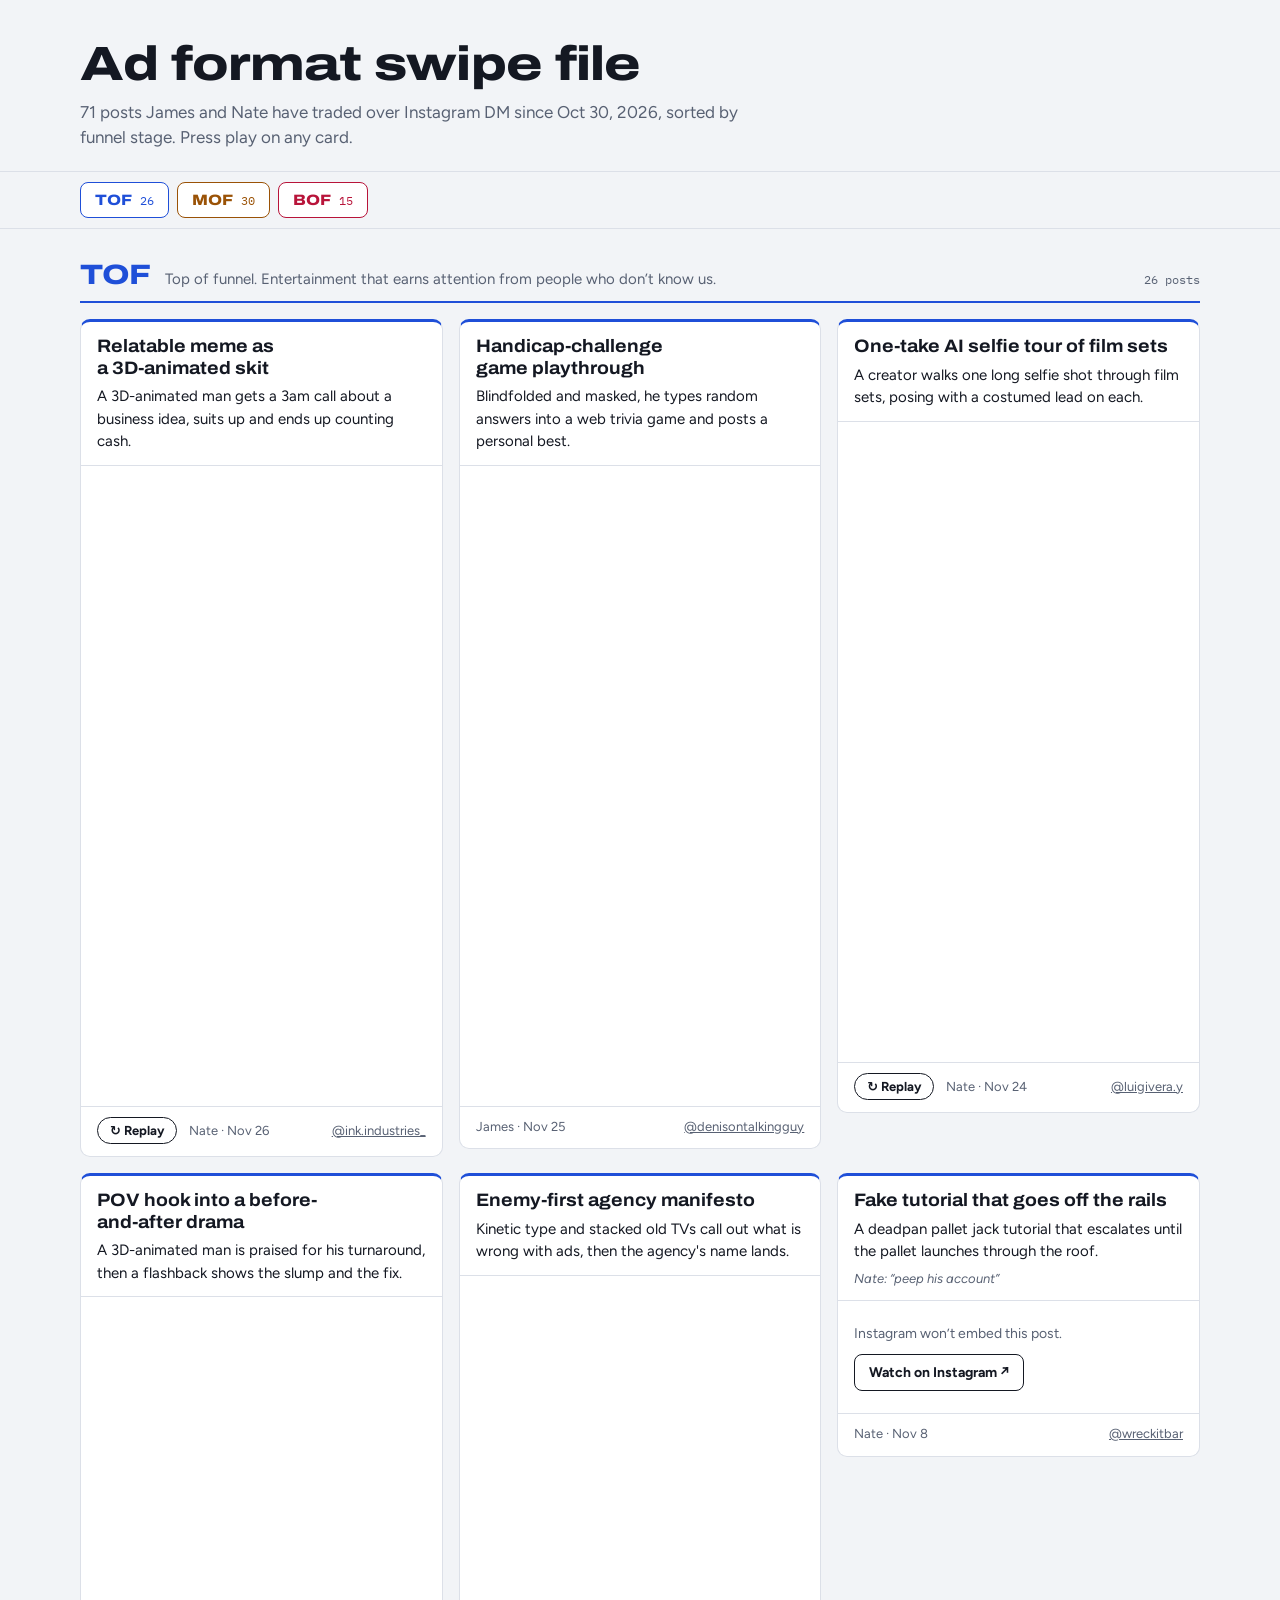
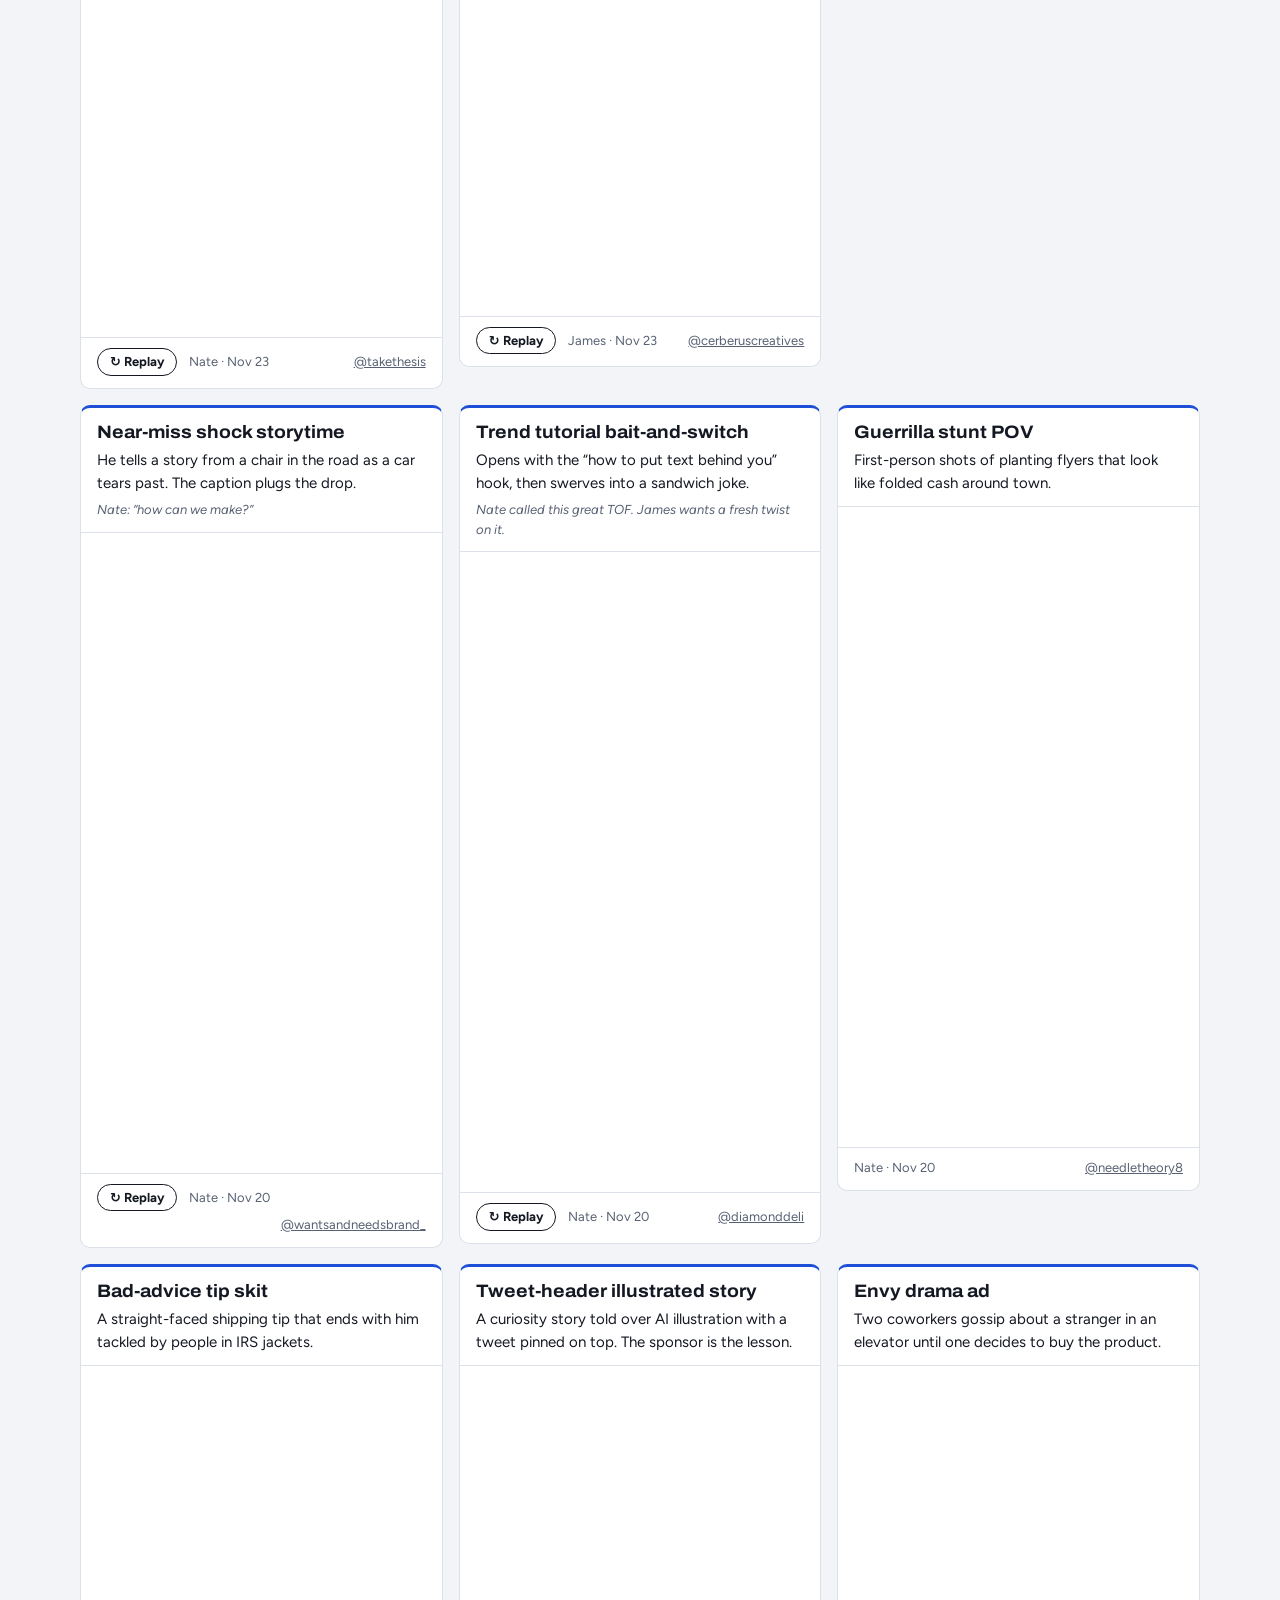
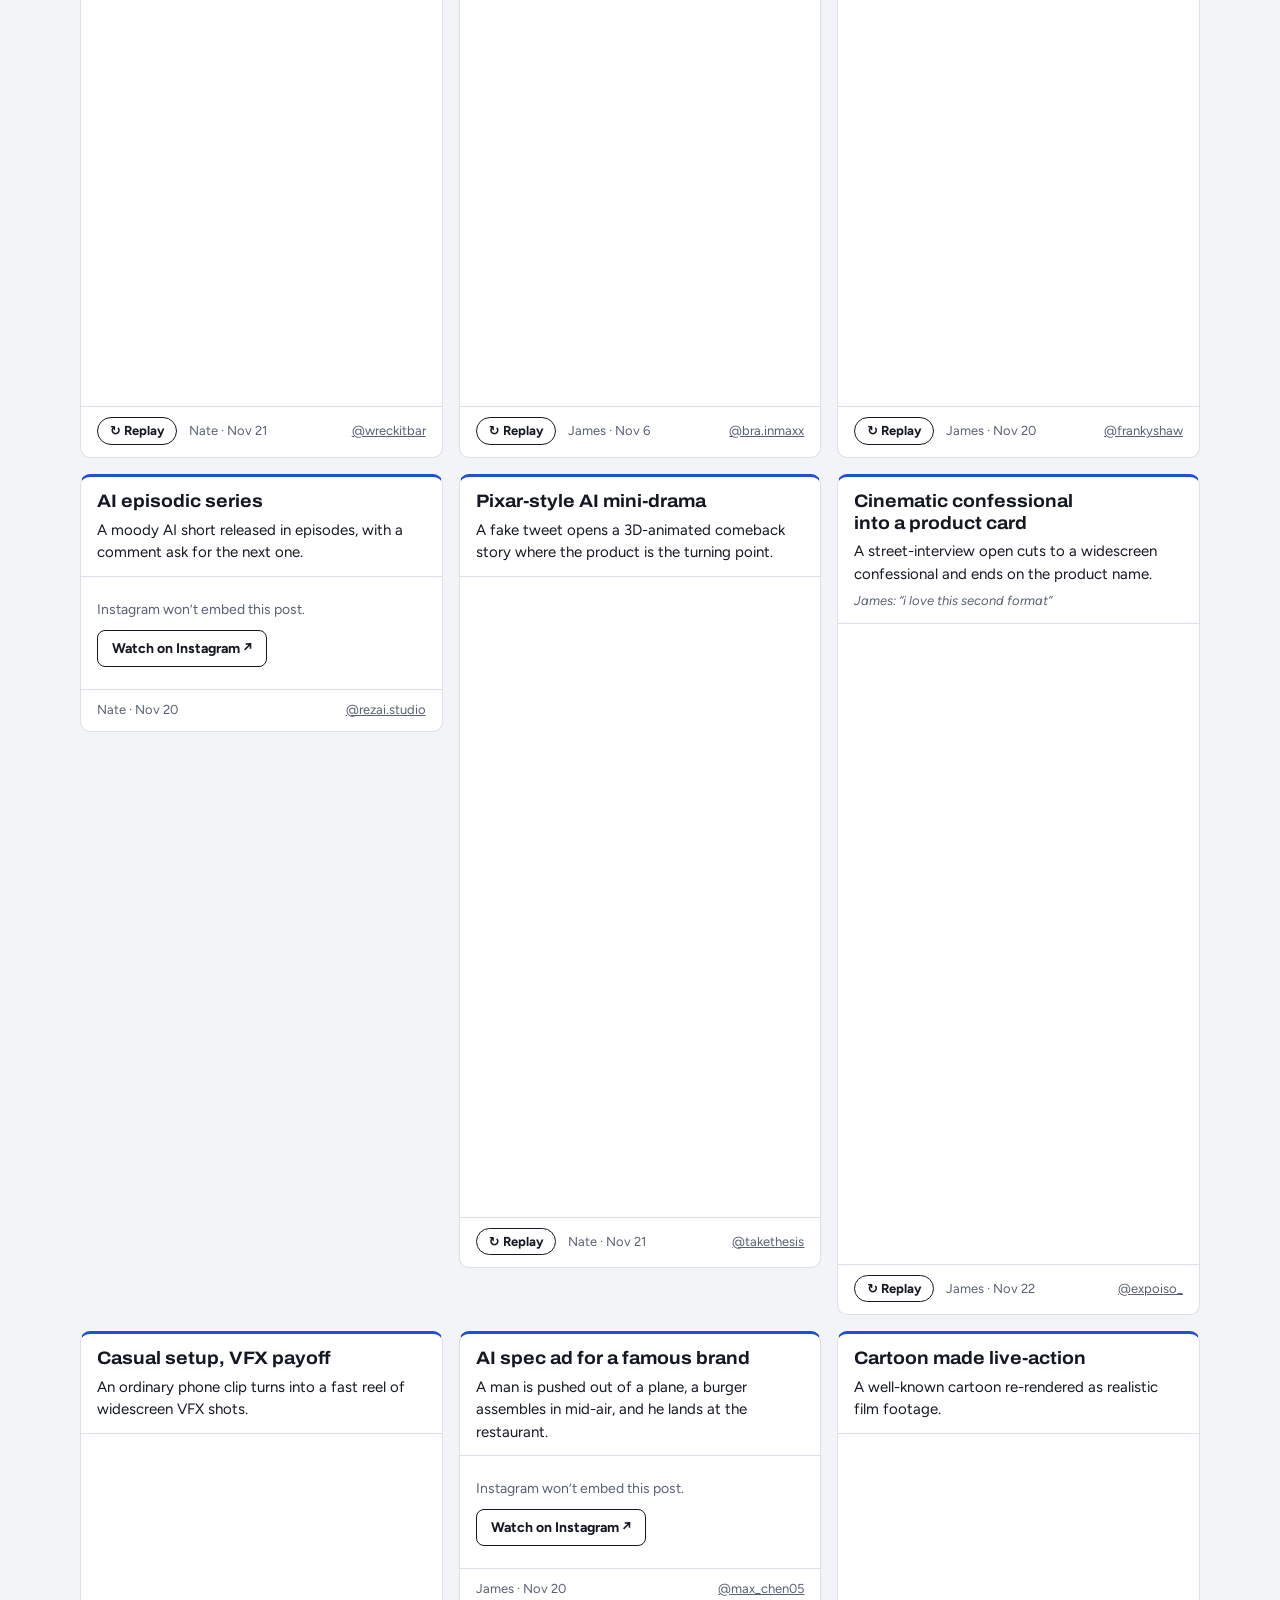
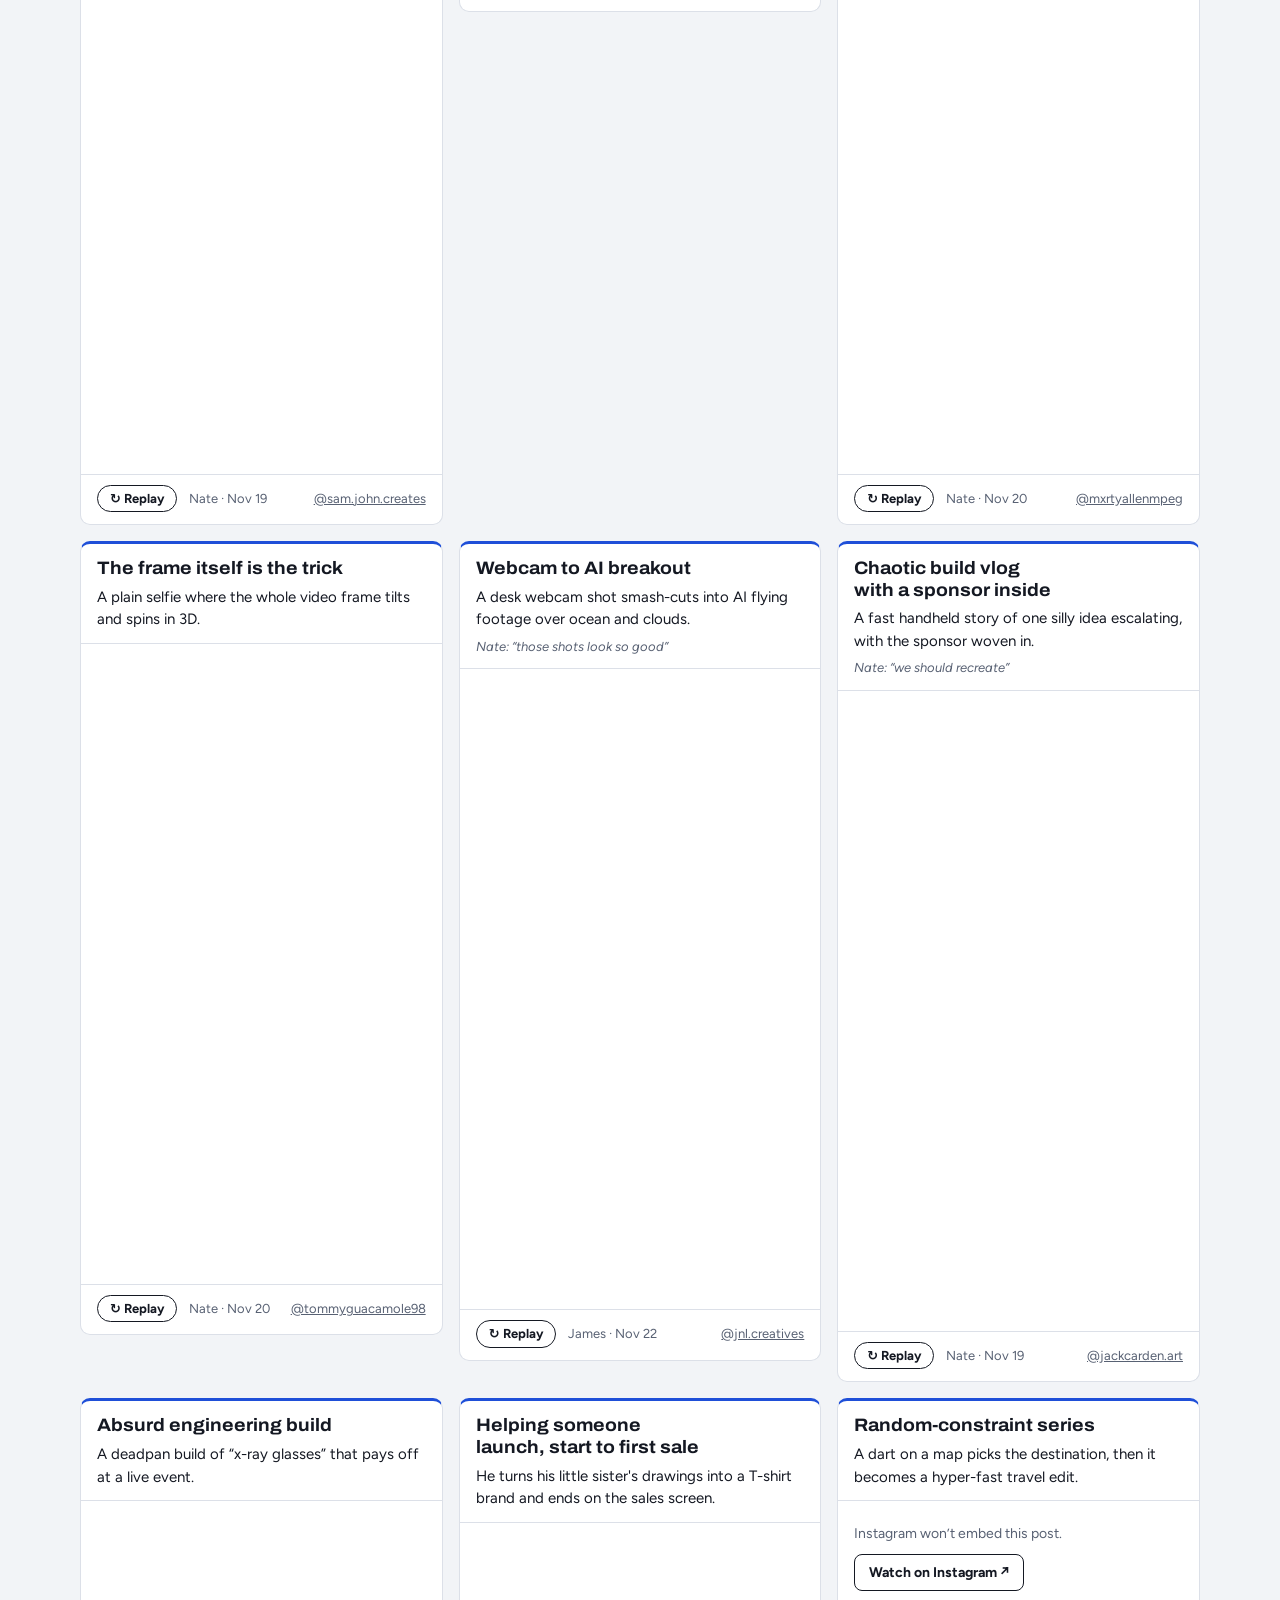
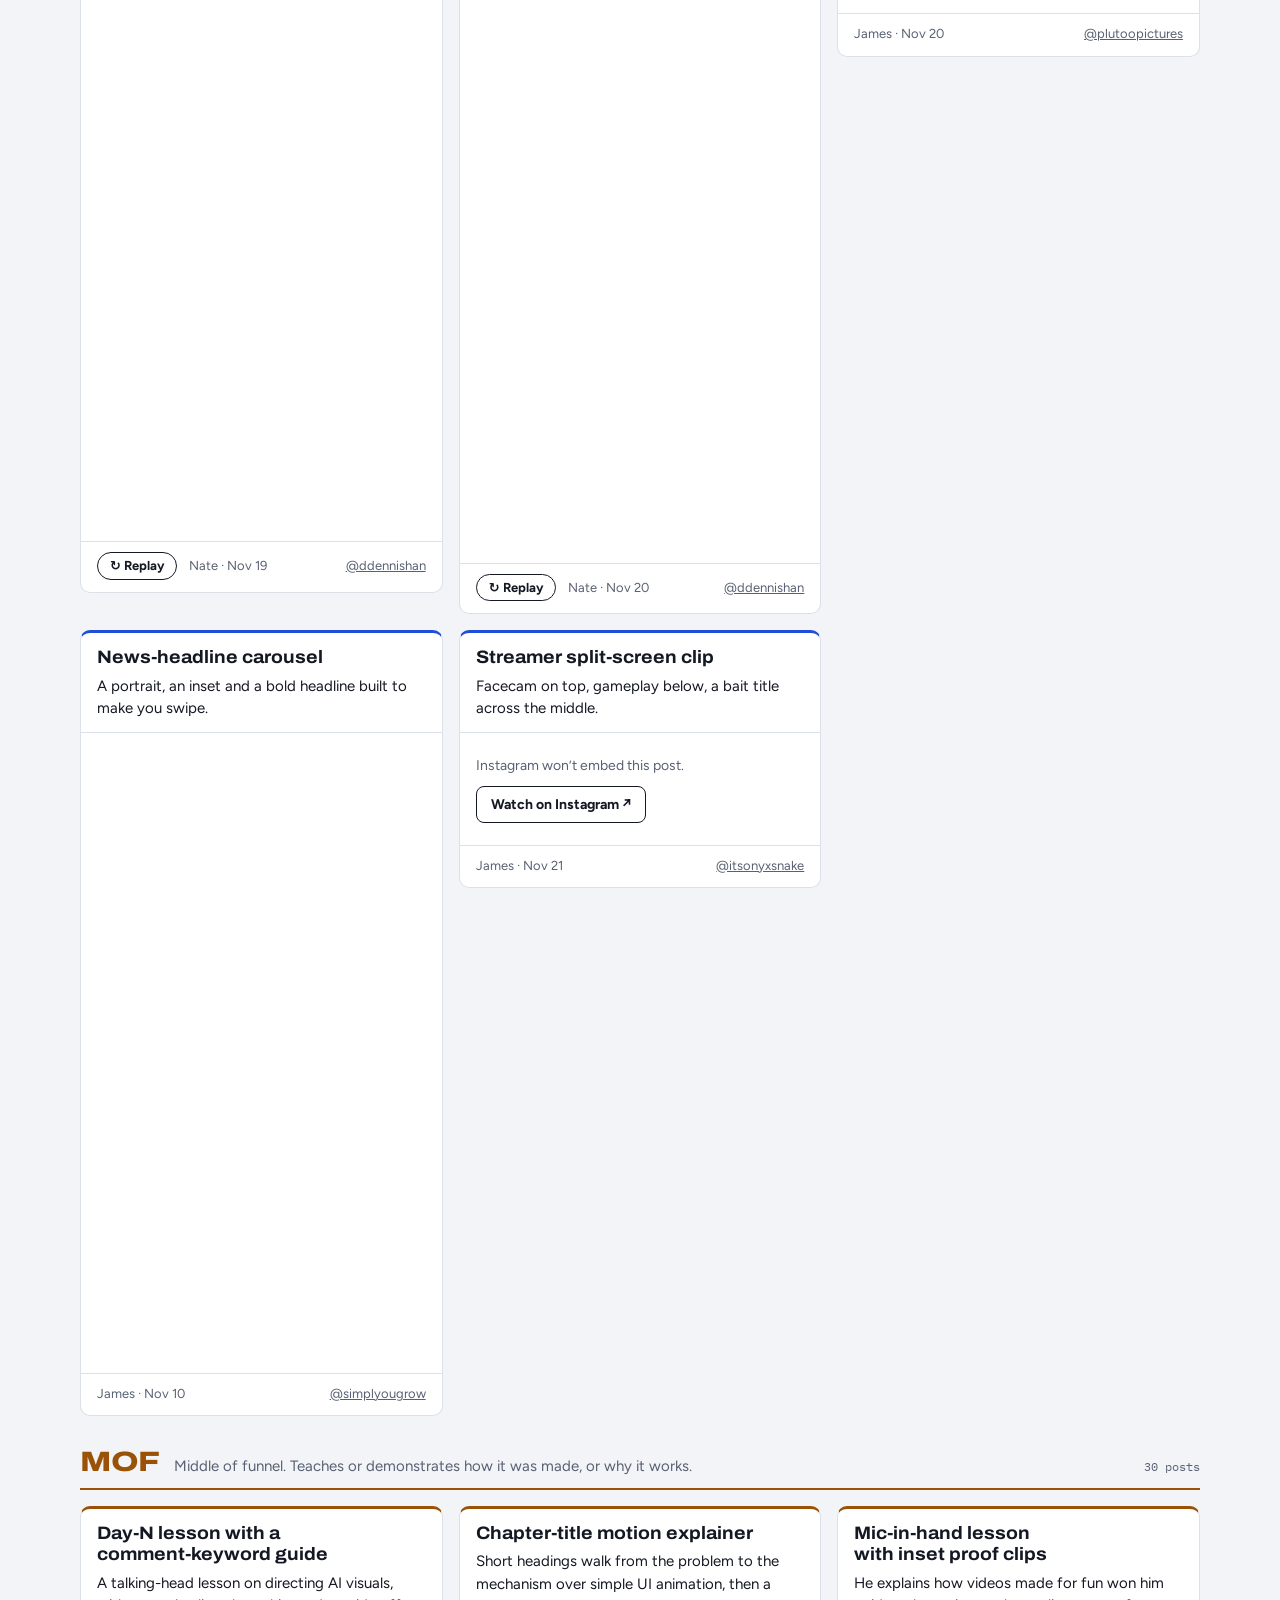
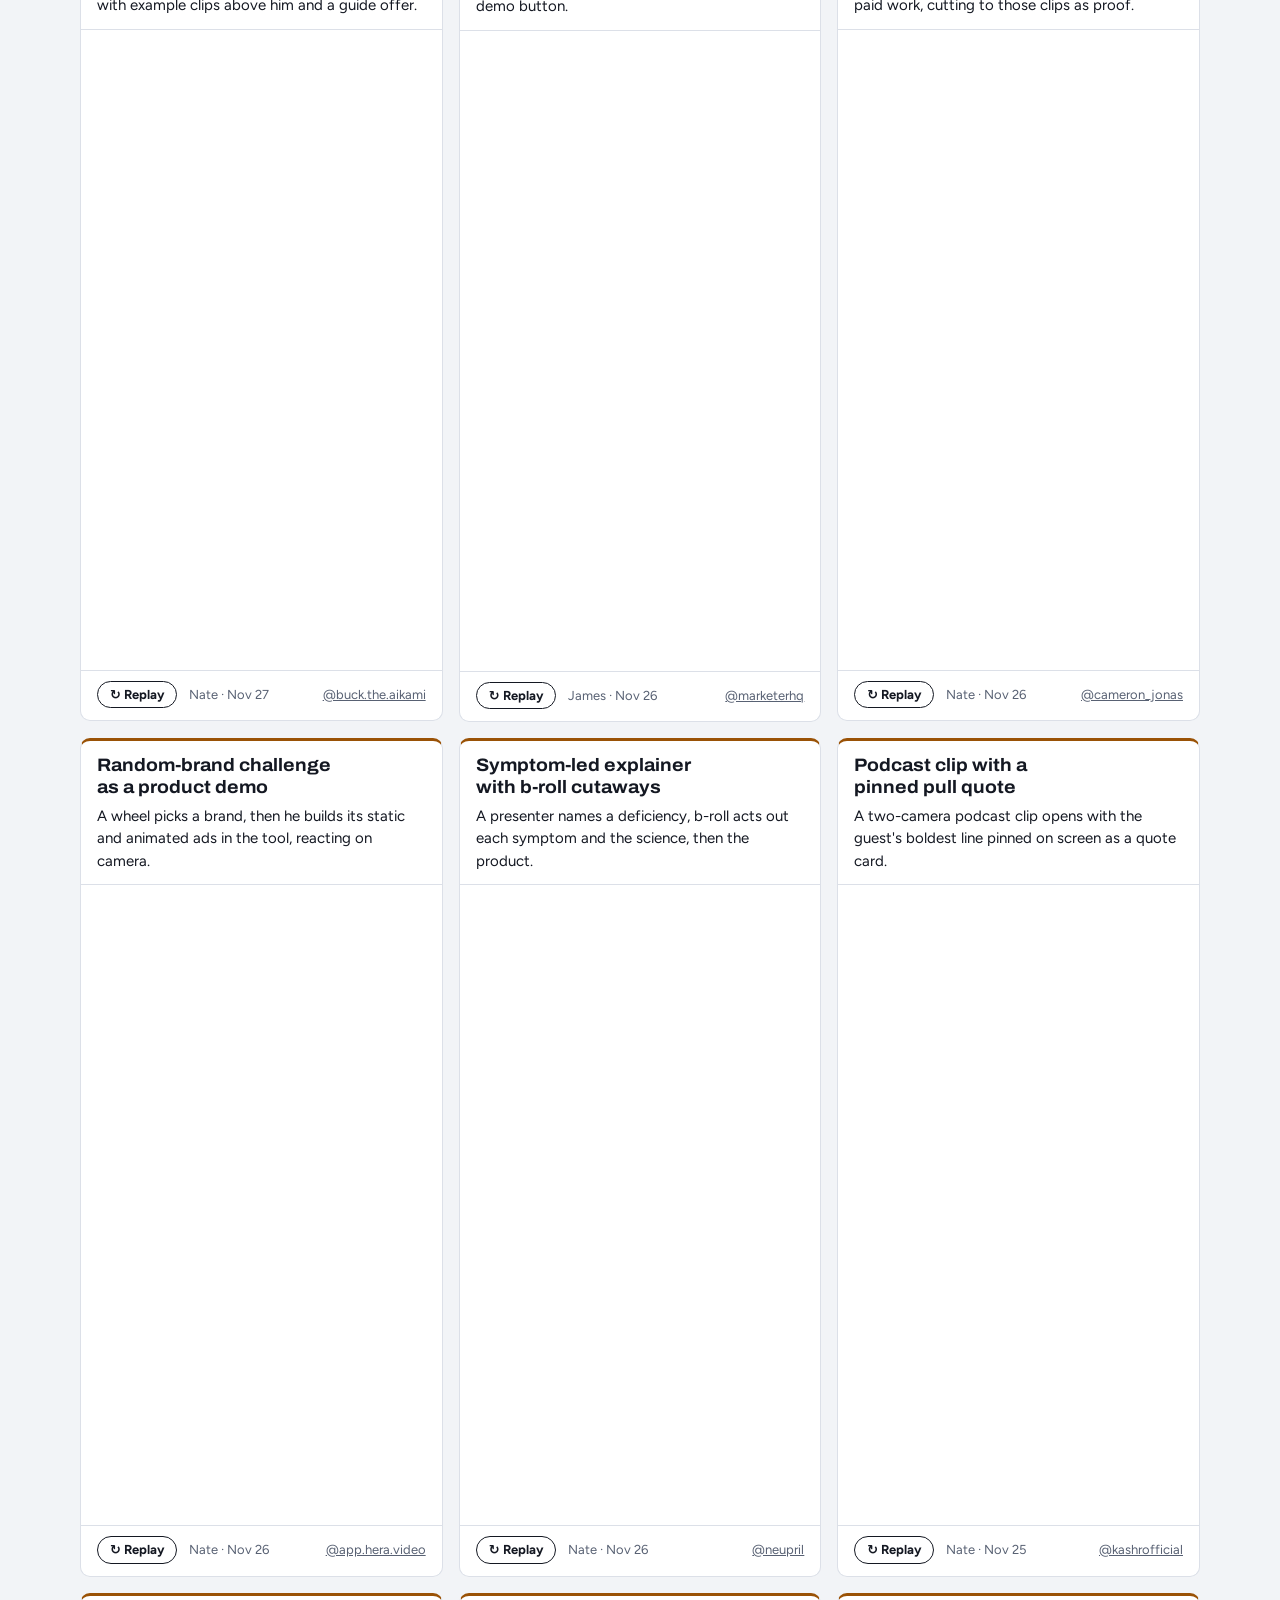
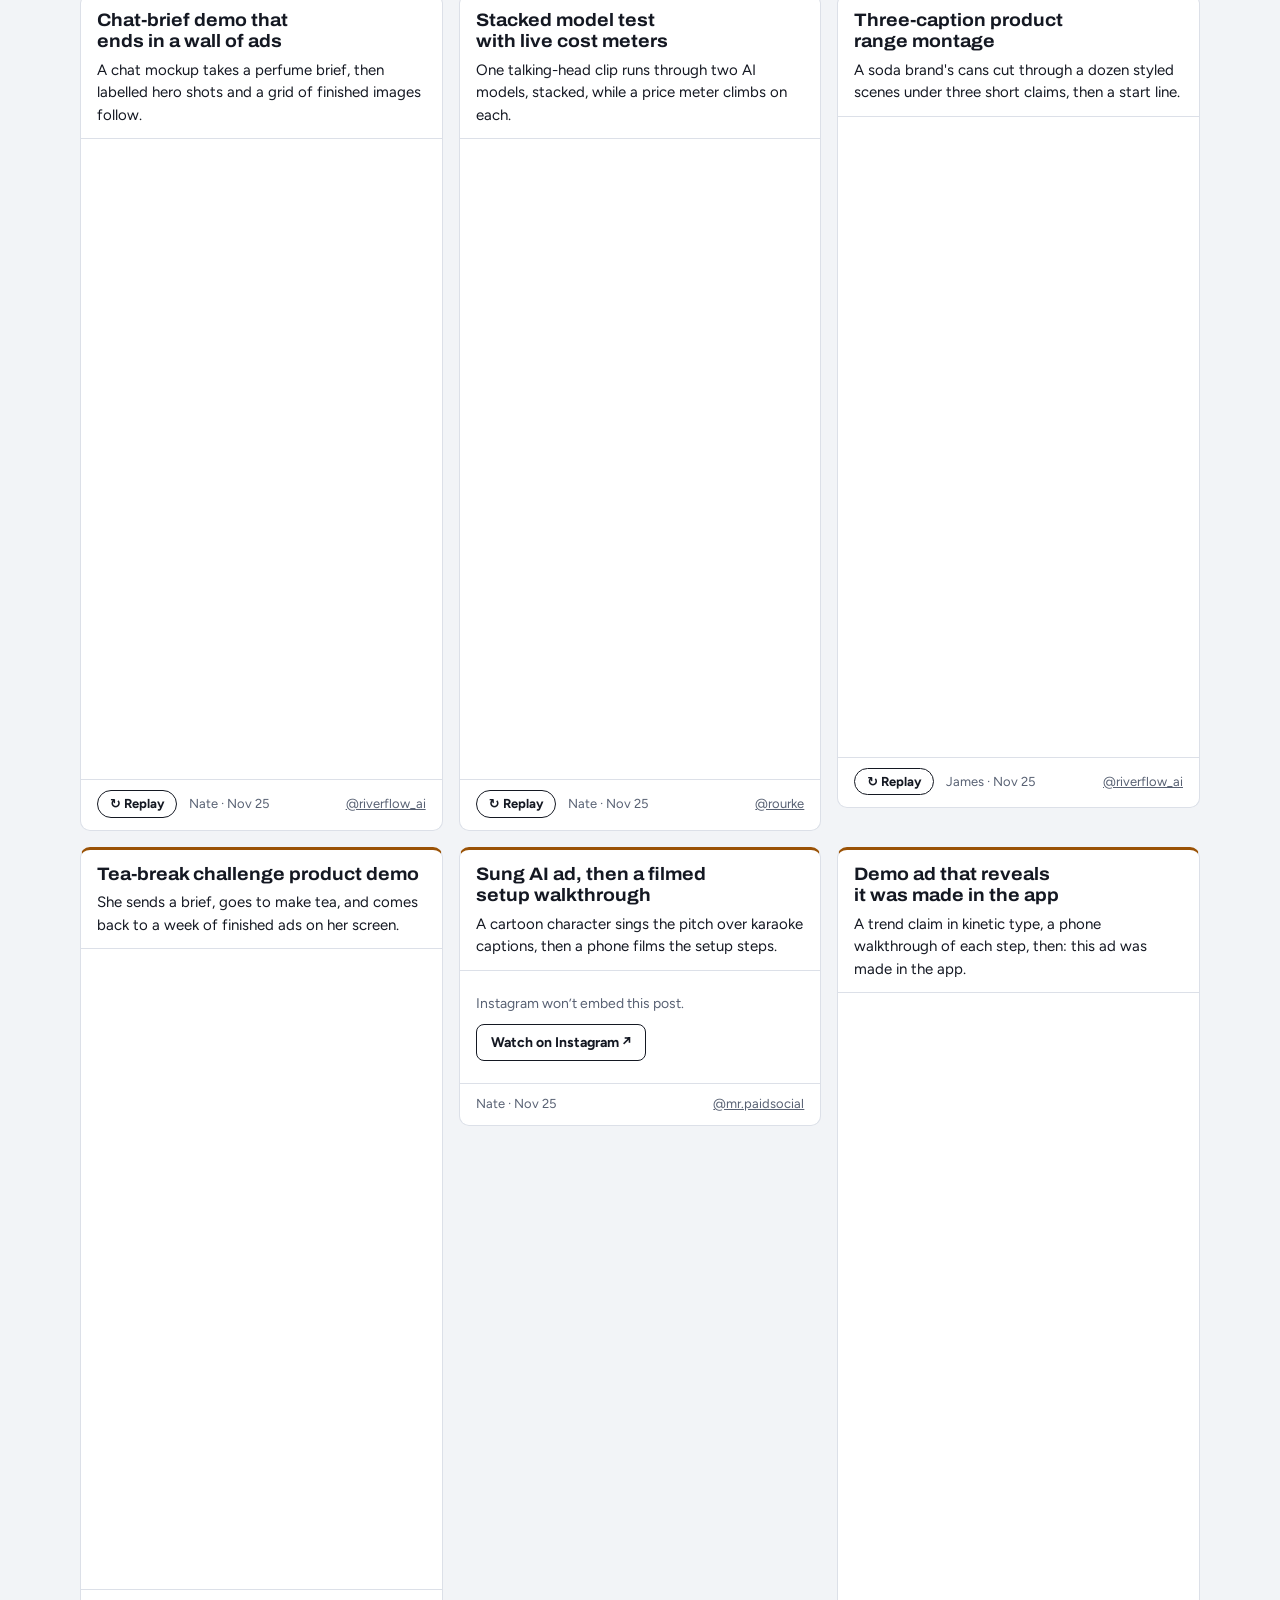
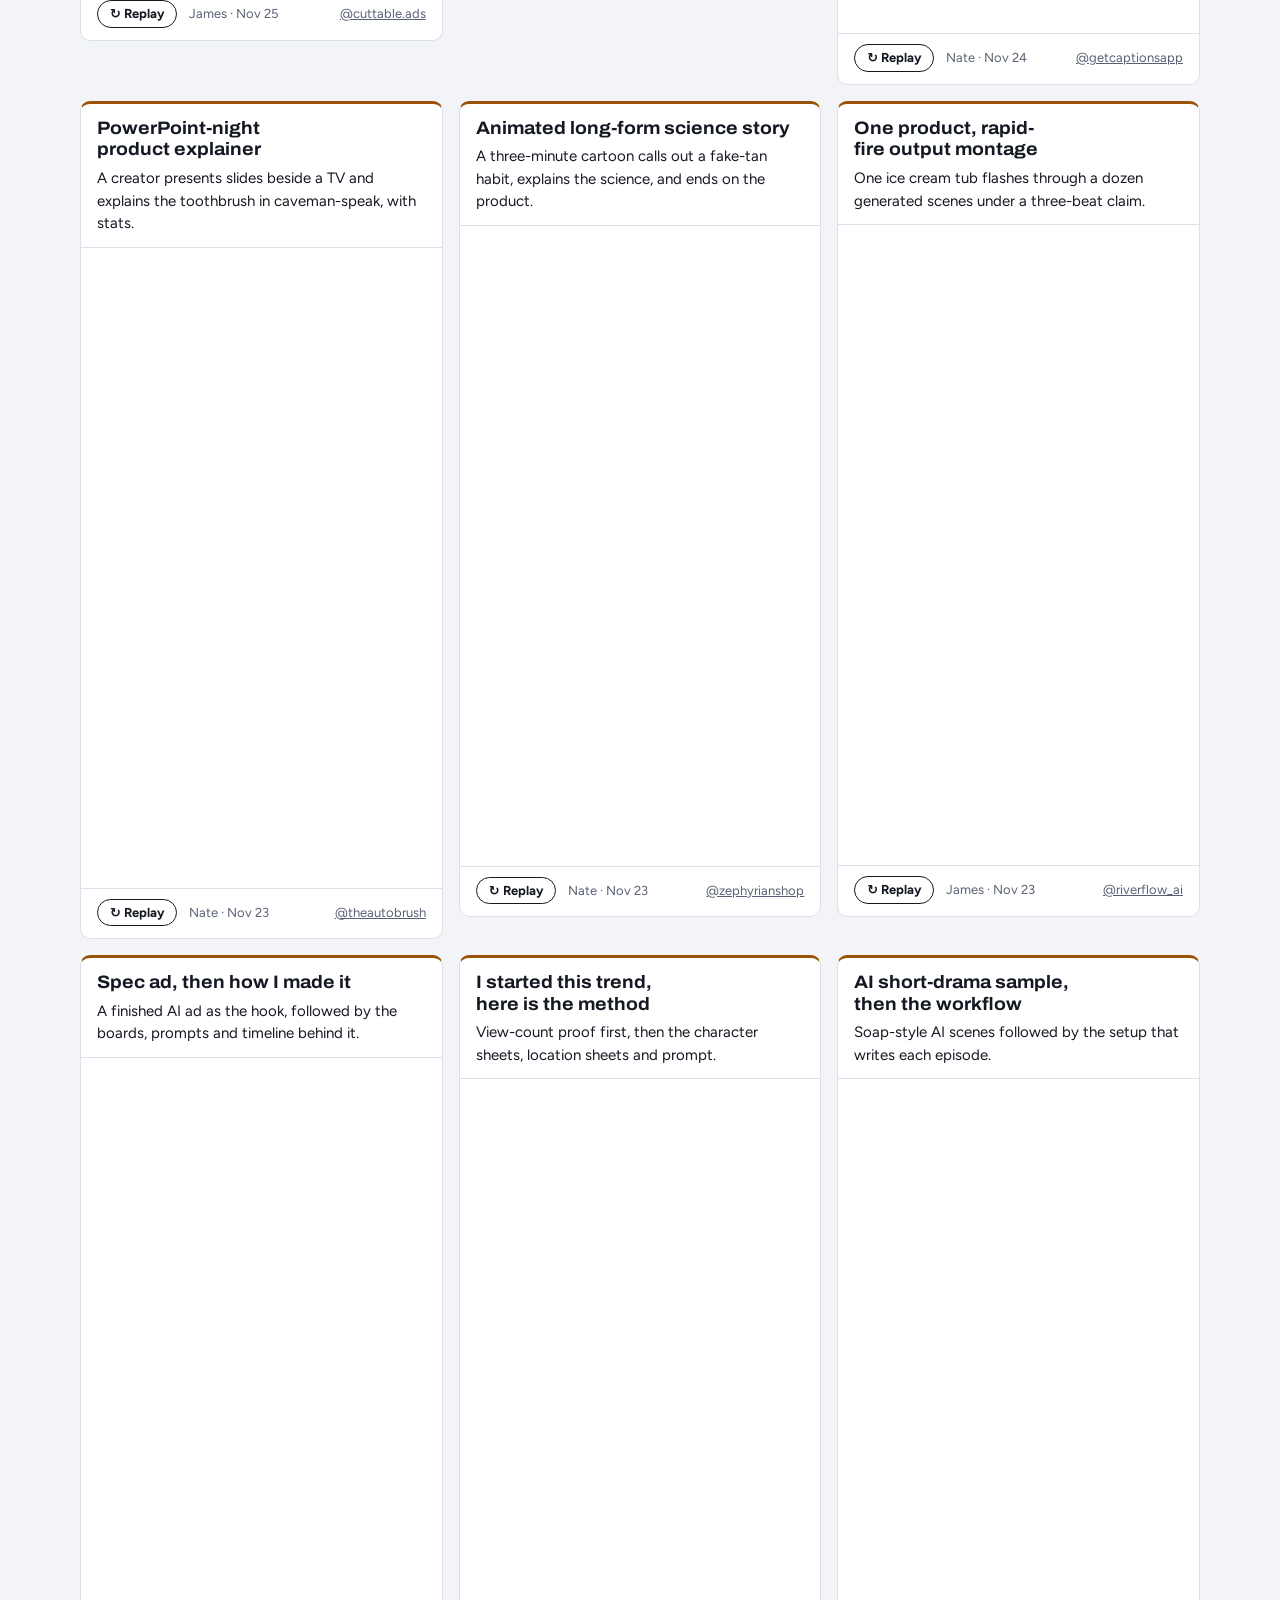
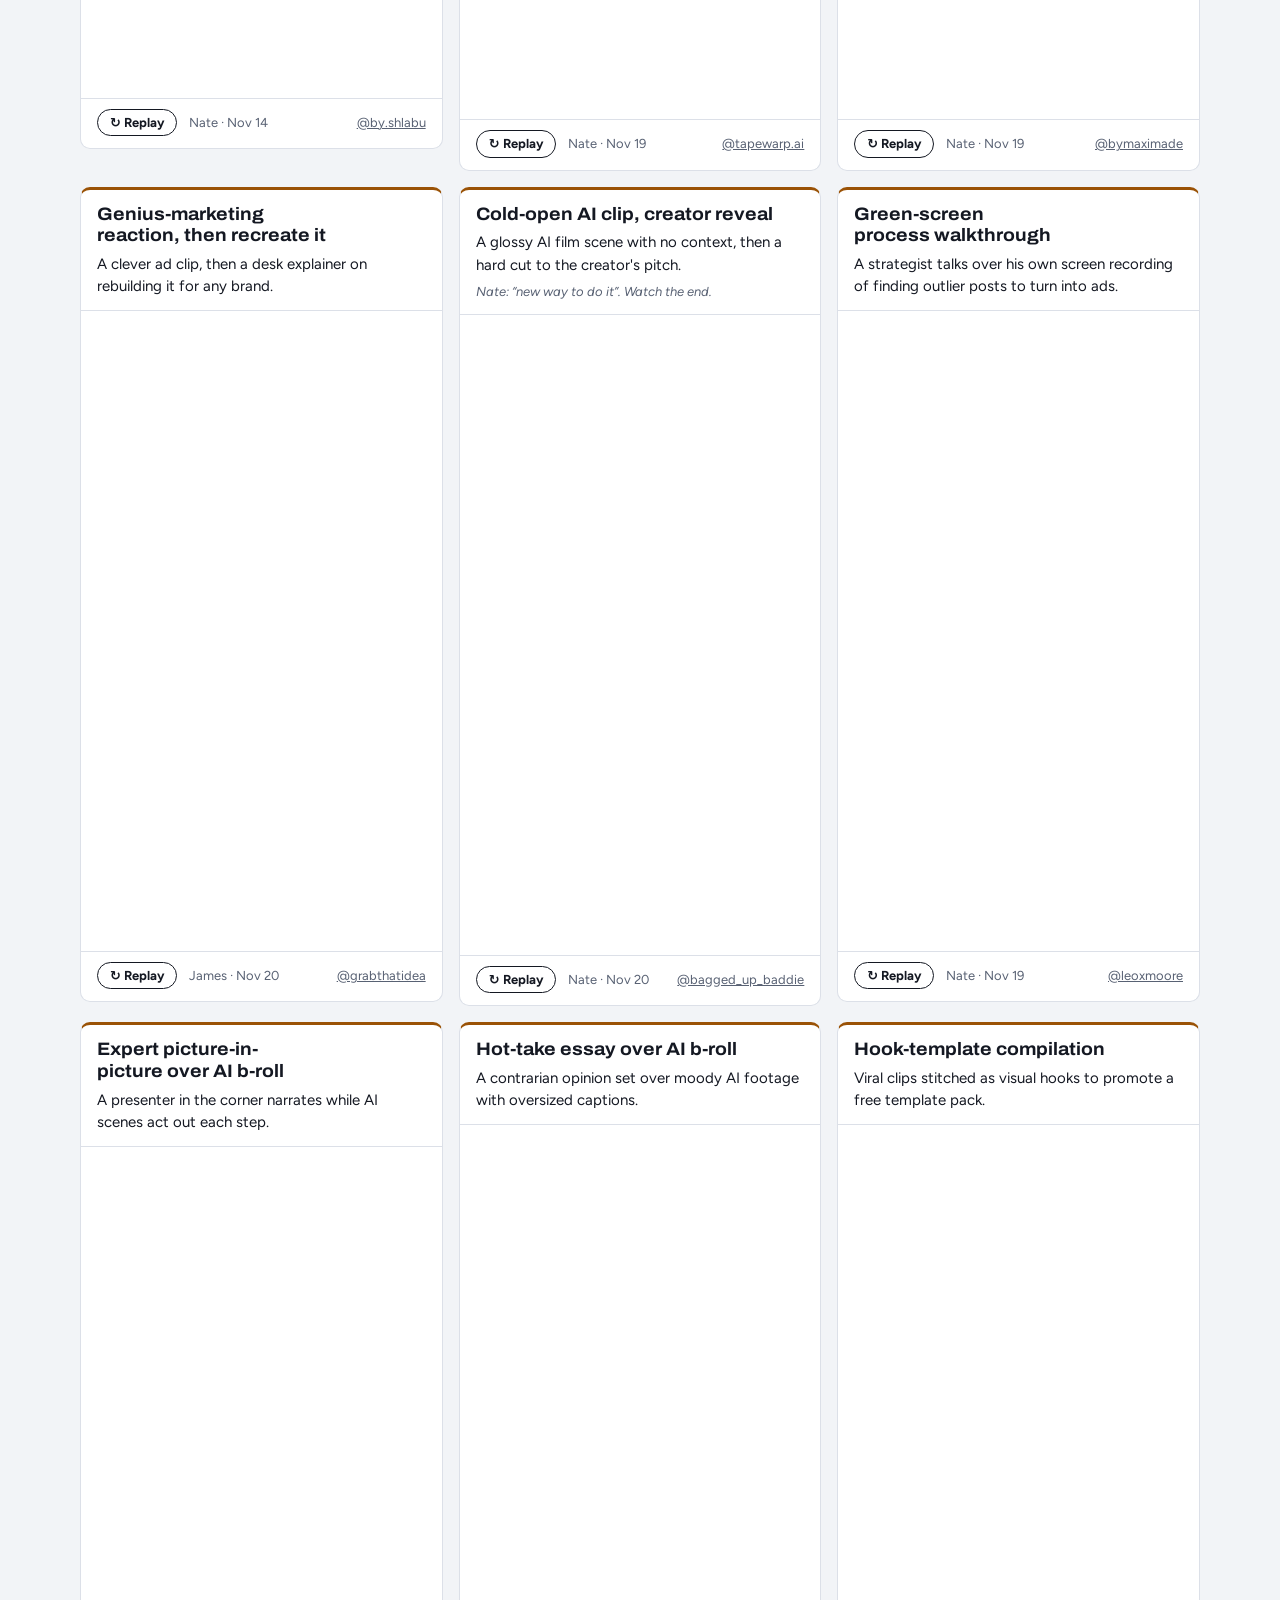
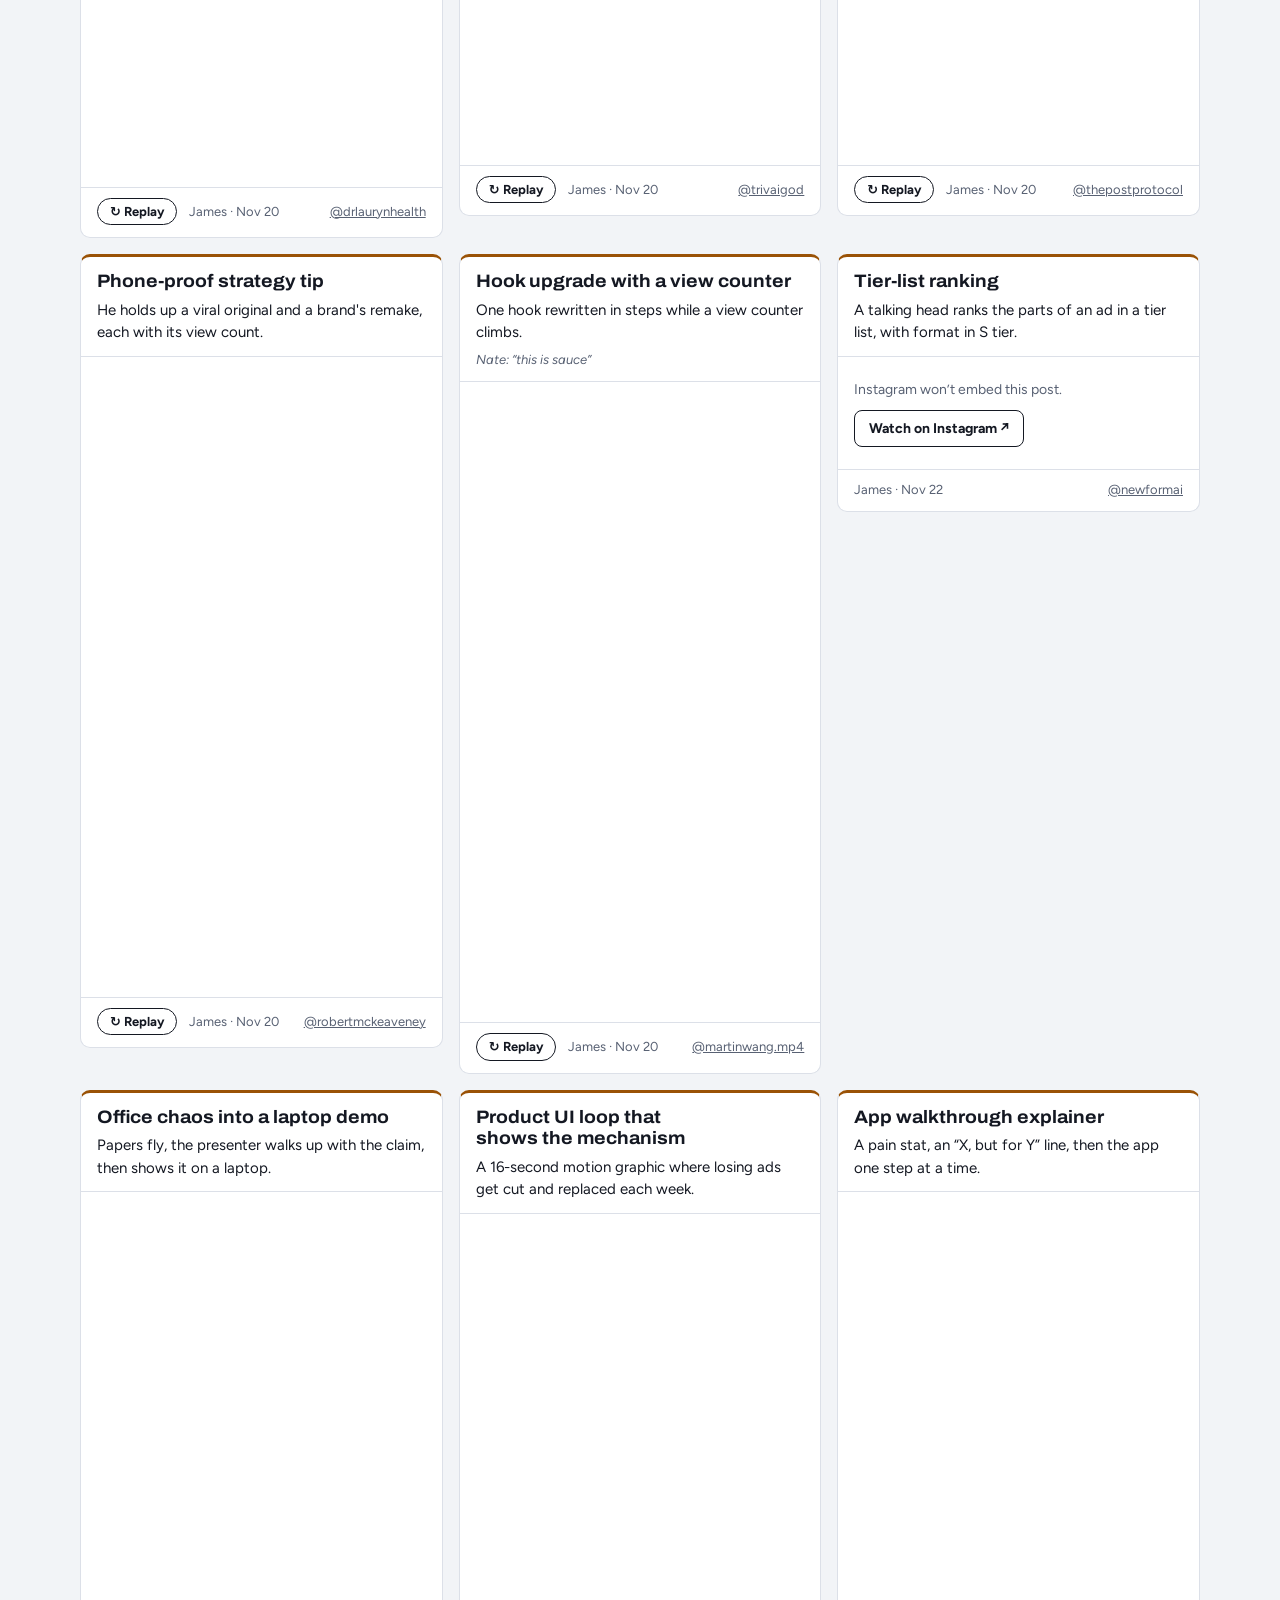
<file: public/formats/index.html>
<!DOCTYPE html>
<html lang="en">
<head>
<meta charset="utf-8">
<meta name="viewport" content="width=device-width, initial-scale=1">
<meta name="robots" content="noindex">
<title>Ad Format Swipe File</title>
<link href="https://fonts.googleapis.com/css2?family=Archivo:wdth,wght@62..125,100..900&family=Figtree:wght@400;500;600;700&family=IBM+Plex+Mono:wght@400;500&display=swap" rel="stylesheet">
<style>
:root {
  /* Layout: one title, three jump buttons, three stage sections of cards.
     Each card is a format name, one line, the post, and who sent it. */
  --bg: #F2F4F7;
  --surface: #FFFFFF;
  --ink: #141822;
  --muted: #586173;
  --line: #DCE0E8;
  --cold: #1F4FD8;
  --warm: #9A5206;
  --hot: #B8143A;
  --font-display: "Archivo", "Arial Narrow", Arial, sans-serif;
  --font-body: "Figtree", "Segoe UI", system-ui, sans-serif;
  --font-mono: "IBM Plex Mono", ui-monospace, "SF Mono", Menlo, monospace;
}
@media (prefers-color-scheme: dark) {
  :root:not([data-theme="light"]) {
    color-scheme: dark;
    --bg: #0E1016; --surface: #171A22; --ink: #ECEEF3; --muted: #9AA3B3; --line: #2A2F3B;
    --cold: #8FB0FF; --warm: #F0B45A; --hot: #FF8AA0;
  }
}
:root[data-theme="dark"] {
  color-scheme: dark;
  --bg: #0E1016; --surface: #171A22; --ink: #ECEEF3; --muted: #9AA3B3; --line: #2A2F3B;
  --cold: #8FB0FF; --warm: #F0B45A; --hot: #FF8AA0;
}

*, *::before, *::after { box-sizing: border-box; }
body {
  margin: 0; background: var(--bg); color: var(--ink);
  font-family: var(--font-body); font-size: 16px; line-height: 1.5;
  -webkit-font-smoothing: antialiased;
}
.wrap { max-width: 1200px; margin: 0 auto; padding-inline: clamp(16px, 4vw, 40px); }
[data-stage="tof"] { --stage: var(--cold); }
[data-stage="mof"] { --stage: var(--warm); }
[data-stage="bof"] { --stage: var(--hot); }
button { font: inherit; color: inherit; }
:focus-visible { outline: 2px solid var(--ink); outline-offset: 2px; }

.top { padding-block: 40px 20px; }
h1 {
  font-family: var(--font-display); font-stretch: 122%; font-weight: 800;
  font-size: clamp(2rem, 5vw, 3rem); line-height: 1.04; letter-spacing: -0.02em;
  margin: 0 0 10px; text-wrap: balance;
}
.lede { margin: 0; max-width: 62ch; color: var(--muted); font-size: 1.0625rem; }

.bar { position: sticky; top: 0; z-index: 5; background: var(--bg); border-block: 1px solid var(--line); }
.bar-inner { display: flex; flex-wrap: wrap; gap: 8px; padding-block: 10px; }
.bar button {
  display: inline-flex; align-items: baseline; gap: 8px;
  border: 1px solid var(--stage); background: var(--surface); color: var(--stage);
  border-radius: 8px; padding: 6px 14px; cursor: pointer;
  font-family: var(--font-display); font-stretch: 116%; font-weight: 800; font-size: 0.9375rem;
}
.bar button:hover { background: var(--stage); color: var(--bg); }
.bar button .n { font-family: var(--font-mono); font-weight: 400; font-size: 0.75rem; font-variant-numeric: tabular-nums; }

main { padding-bottom: 48px; }
.stage { padding-top: 32px; scroll-margin-top: 56px; }
.stage-head {
  display: flex; flex-wrap: wrap; align-items: baseline; gap: 4px 14px;
  border-bottom: 2px solid var(--stage); padding-bottom: 10px; margin-bottom: 16px;
}
.stage-head h2 {
  font-family: var(--font-display); font-stretch: 122%; font-weight: 800;
  font-size: 1.75rem; line-height: 1; letter-spacing: -0.01em; margin: 0; color: var(--stage);
}
.stage-head p { margin: 0; color: var(--muted); font-size: 0.9375rem; }
.stage-head .count { margin-left: auto; font-family: var(--font-mono); font-size: 0.75rem; color: var(--muted); }

.grid { display: grid; grid-template-columns: repeat(auto-fill, minmax(min(100%, 340px), 1fr)); gap: 16px; align-items: start; }
.card {
  display: flex; flex-direction: column; min-width: 0;
  background: var(--surface); border: 1px solid var(--line); border-top: 3px solid var(--stage);
  border-radius: 10px; overflow: hidden;
}
.text { padding: 14px 16px 12px; display: flex; flex-direction: column; gap: 6px; }
.card h3 {
  font-family: var(--font-display); font-stretch: 108%; font-weight: 700;
  font-size: 1.125rem; line-height: 1.2; margin: 0; text-wrap: balance;
}
.line { margin: 0; font-size: 0.9375rem; }
.said { margin: 0; font-size: 0.8125rem; color: var(--muted); font-style: italic; }

.player { border-block: 1px solid var(--line); background: #FFFFFF; }
.player iframe { display: block; width: 100%; height: 640px; border: 0; }
.player.off {
  background: transparent; padding: 22px 16px;
  display: flex; flex-direction: column; gap: 10px; align-items: flex-start;
}
.player.off p { margin: 0; font-size: 0.875rem; color: var(--muted); }
.watch {
  display: inline-block; border: 1px solid var(--ink); border-radius: 8px; padding: 7px 14px;
  color: var(--ink); font-weight: 700; font-size: 0.875rem; text-decoration: none;
}
.watch:hover { background: var(--ink); color: var(--bg); }

.meta {
  display: flex; flex-wrap: wrap; justify-content: space-between; gap: 4px 12px;
  padding: 10px 16px 12px; font-size: 0.8125rem; color: var(--muted);
}
.linkmode .meta { border-top: 1px solid var(--line); align-items: center; }
.embedmode .meta { justify-content: flex-start; align-items: center; }
.embedmode .meta a { margin-left: auto; }
.replay {
  border: 1px solid var(--ink); background: transparent; color: var(--ink);
  border-radius: 999px; padding: 3px 12px; font-size: 0.8125rem; font-weight: 700; cursor: pointer;
}
.replay:hover { background: var(--ink); color: var(--bg); }
.meta a { color: var(--muted); overflow-wrap: anywhere; }
.meta a:hover { color: var(--ink); }

.notes { border-top: 1px solid var(--line); padding-block: 18px 40px; color: var(--muted); font-size: 0.8125rem; }
.notes p { margin: 0; max-width: 80ch; }

@media (max-width: 720px) {
  .top { padding-block: 28px 16px; }
  .bar { position: static; }
  .stage-head .count { margin-left: 0; }
}
</style>
</head>
<body>

<header class="wrap top">
  <h1>Ad format swipe file</h1>
  <p class="lede" id="lede"></p>
</header>

<nav class="bar" aria-label="Jump to a funnel stage"><div class="wrap bar-inner" id="nav"></div></nav>

<main class="wrap" id="main"></main>

<footer class="wrap notes"><p id="note"></p></footer>

<!-- Cards: one record per post, shown in this order within each stage. New posts go at the start of the array.
     The header and footer counts are computed from this data. -->
<script id="data" type="application/json">[{"s":"mof","n":"Day-N lesson with a comment-keyword guide","d":"A talking-head lesson on directing AI visuals, with example clips above him and a guide offer.","h":"buck.the.aikami","u":"/reel/DfK2FTwtxuY/","by":"Nate","on":"Nov 27","e":"v"},{"s":"bof","n":"What-your-budget-buys price breakdown","d":"A presenter turns a budget into clip counts and hours in big on-screen numbers, then a discount.","h":"higgsfield.ai","u":"/reel/DgNm3rQi9P-/","by":"Nate","on":"Nov 26","e":"v"},{"s":"mof","n":"Chapter-title motion explainer","d":"Short headings walk from the problem to the mechanism over simple UI animation, then a demo button.","h":"marketerhq","u":"/p/Df0Zh3sAxWH/","by":"James","on":"Nov 26","e":"v"},{"s":"bof","n":"Sale sketch with a how-it-was-made middle","d":"Retro office characters announce a sale by phone, then their creator shows how she made them.","h":"elevenlabs","u":"/p/Df0YOHXg4qx/","by":"Nate","on":"Nov 26","e":"v"},{"s":"mof","n":"Mic-in-hand lesson with inset proof clips","d":"He explains how videos made for fun won him paid work, cutting to those clips as proof.","h":"cameron_jonas","u":"/reel/DgJW4wzSbPB/","by":"Nate","on":"Nov 26","e":"v"},{"s":"mof","n":"Random-brand challenge as a product demo","d":"A wheel picks a brand, then he builds its static and animated ads in the tool, reacting on camera.","h":"app.hera.video","u":"/p/Df93BFlsF6K/","by":"Nate","on":"Nov 26","e":"v"},{"s":"tof","n":"Relatable meme as a 3D-animated skit","d":"A 3D-animated man gets a 3am call about a business idea, suits up and ends up counting cash.","h":"ink.industries_","u":"/reel/DgK70bcPk9y/","by":"Nate","on":"Nov 26","e":"v"},{"s":"mof","n":"Symptom-led explainer with b-roll cutaways","d":"A presenter names a deficiency, b-roll acts out each symptom and the science, then the product.","h":"neupril","u":"/p/DaybQiAA2br/","by":"Nate","on":"Nov 26","e":"v"},{"s":"mof","n":"Podcast clip with a pinned pull quote","d":"A two-camera podcast clip opens with the guest's boldest line pinned on screen as a quote card.","h":"kashrofficial","u":"/reel/DfQAl2hIPoC/","by":"Nate","on":"Nov 25","e":"v"},{"s":"mof","n":"Chat-brief demo that ends in a wall of ads","d":"A chat mockup takes a perfume brief, then labelled hero shots and a grid of finished images follow.","h":"riverflow_ai","u":"/p/DecO_oKgTvg/","by":"Nate","on":"Nov 25","e":"v"},{"s":"tof","n":"Handicap-challenge game playthrough","d":"Blindfolded and masked, he types random answers into a web trivia game and posts a personal best.","h":"denisontalkingguy","u":"/reel/DgLM5jCRwXU/","by":"James","on":"Nov 25","e":"w"},{"s":"mof","n":"Stacked model test with live cost meters","d":"One talking-head clip runs through two AI models, stacked, while a price meter climbs on each.","h":"rourke","u":"/reel/DgLJpBOJ_Nx/","by":"Nate","on":"Nov 25","e":"v"},{"s":"mof","n":"Three-caption product range montage","d":"A soda brand's cans cut through a dozen styled scenes under three short claims, then a start line.","h":"riverflow_ai","u":"/p/DecO_-CAhet/","by":"James","on":"Nov 25","e":"v"},{"s":"mof","n":"Tea-break challenge product demo","d":"She sends a brief, goes to make tea, and comes back to a week of finished ads on her screen.","h":"cuttable.ads","u":"/p/DfZzT-DA-er/","by":"James","on":"Nov 25","e":"v"},{"s":"mof","n":"Sung AI ad, then a filmed setup walkthrough","d":"A cartoon character sings the pitch over karaoke captions, then a phone films the setup steps.","h":"mr.paidsocial","u":"/p/DeNCPI2sdWZ/","by":"Nate","on":"Nov 25","e":"x"},{"s":"tof","n":"One-take AI selfie tour of film sets","d":"A creator walks one long selfie shot through film sets, posing with a costumed lead on each.","h":"luigivera.y","u":"/reel/DSn_rXZjodH/","by":"Nate","on":"Nov 24","e":"v"},{"s":"bof","n":"Buyer persona as a boxed action figure","d":"A static packs the target job title as a boxed doll with work gear and a save-your-spot button.","h":"zeelyaimarketing.t","u":"/p/Df3J1BDgSlb/","by":"James","on":"Nov 24","e":"x"},{"s":"mof","n":"Demo ad that reveals it was made in the app","d":"A trend claim in kinetic type, a phone walkthrough of each step, then: this ad was made in the app.","h":"getcaptionsapp","u":"/p/Df5bXasMAab/","by":"Nate","on":"Nov 24","e":"v"},{"s":"bof","n":"Self case study with a climbing counter","d":"A weekly ad count climbs as thumbnails flood the frame, then result charts and a try-it line.","h":"runwayapp","u":"/p/DfDAMlPgcBy/","by":"James","on":"Nov 24","e":"v"},{"s":"mof","n":"PowerPoint-night product explainer","d":"A creator presents slides beside a TV and explains the toothbrush in caveman-speak, with stats.","h":"theautobrush","u":"/p/DfSCNA0gORr/","by":"Nate","on":"Nov 23","e":"v"},{"s":"bof","n":"Retro infomercial parody with an offer card","d":"A grandma in a fake nineties infomercial hammers website buttons, then a card offers a free call.","h":"corecopy94","u":"/p/DfoR5irMQ25/","by":"Nate","on":"Nov 23","e":"x"},{"s":"tof","n":"POV hook into a before-and-after drama","d":"A 3D-animated man is praised for his turnaround, then a flashback shows the slump and the fix.","h":"takethesis","u":"/p/Df_Vm1KsH9Q/","by":"Nate","on":"Nov 23","e":"v"},{"s":"mof","n":"Animated long-form science story","d":"A three-minute cartoon calls out a fake-tan habit, explains the science, and ends on the product.","h":"zephyrianshop","u":"/p/DgADdWvMGfc/","by":"Nate","on":"Nov 23","e":"v"},{"s":"bof","n":"Logo-wall open, location-hopping pitch","d":"A wall of customer logos, then a presenter pitches from a new spot each line and asks for a demo.","h":"air.hq","u":"/p/DbKSoGJAjhr/","by":"James","on":"Nov 23","e":"v"},{"s":"mof","n":"One product, rapid-fire output montage","d":"One ice cream tub flashes through a dozen generated scenes under a three-beat claim.","h":"riverflow_ai","u":"/p/DecO_7mA35O/","by":"James","on":"Nov 23","e":"v"},{"s":"tof","n":"Enemy-first agency manifesto","d":"Kinetic type and stacked old TVs call out what is wrong with ads, then the agency's name lands.","h":"cerberuscreatives","u":"/p/DfaJ080gz0v/","by":"James","on":"Nov 23","e":"v"},{"s":"tof","n":"Fake tutorial that goes off the rails","d":"A deadpan pallet jack tutorial that escalates until the pallet launches through the roof.","h":"wreckitbar","u":"/reel/Dfe0l4mBnbK/","by":"Nate","on":"Nov 8","e":"x","t":"Nate: “peep his account”"},{"s":"tof","n":"Near-miss shock storytime","d":"He tells a story from a chair in the road as a car tears past. The caption plugs the drop.","h":"wantsandneedsbrand_","u":"/reel/DdC8RL-B4hZ/","by":"Nate","on":"Nov 20","e":"v","t":"Nate: “how can we make?”"},{"s":"tof","n":"Trend tutorial bait-and-switch","d":"Opens with the “how to put text behind you” hook, then swerves into a sandwich joke.","h":"diamonddeli","u":"/reel/DeehbZ-RkL8/","by":"Nate","on":"Nov 20","e":"v","t":"Nate called this great TOF. James wants a fresh twist on it."},{"s":"tof","n":"Guerrilla stunt POV","d":"First-person shots of planting flyers that look like folded cash around town.","h":"needletheory8","u":"/reel/DagW_YKPjac/","by":"Nate","on":"Nov 20","e":"w"},{"s":"tof","n":"Bad-advice tip skit","d":"A straight-faced shipping tip that ends with him tackled by people in IRS jackets.","h":"wreckitbar","u":"/reel/DfcjseLS7gq/","by":"Nate","on":"Nov 21","e":"v"},{"s":"tof","n":"Tweet-header illustrated story","d":"A curiosity story told over AI illustration with a tweet pinned on top. The sponsor is the lesson.","h":"bra.inmaxx","u":"/p/De1KHa2gFvG/","by":"James","on":"Nov 6","e":"v"},{"s":"tof","n":"Envy drama ad","d":"Two coworkers gossip about a stranger in an elevator until one decides to buy the product.","h":"frankyshaw","u":"/reel/DeU9pM7xy1E/","by":"James","on":"Nov 20","e":"v"},{"s":"tof","n":"AI episodic series","d":"A moody AI short released in episodes, with a comment ask for the next one.","h":"rezai.studio","u":"/reel/Df9p5sCxV2Z/","by":"Nate","on":"Nov 20","e":"x"},{"s":"tof","n":"Pixar-style AI mini-drama","d":"A fake tweet opens a 3D-animated comeback story where the product is the turning point.","h":"takethesis","u":"/p/Df7majcMQTp/","by":"Nate","on":"Nov 21","e":"v"},{"s":"tof","n":"Cinematic confessional into a product card","d":"A street-interview open cuts to a widescreen confessional and ends on the product name.","h":"expoiso_","u":"/reel/Dc02c0CJ-4b/","by":"James","on":"Nov 22","e":"v","t":"James: “i love this second format”"},{"s":"tof","n":"Casual setup, VFX payoff","d":"An ordinary phone clip turns into a fast reel of widescreen VFX shots.","h":"sam.john.creates","u":"/reel/DdeLszSq2uD/","by":"Nate","on":"Nov 19","e":"v"},{"s":"tof","n":"AI spec ad for a famous brand","d":"A man is pushed out of a plane, a burger assembles in mid-air, and he lands at the restaurant.","h":"max_chen05","u":"/reel/DcESBP2Oejh/","by":"James","on":"Nov 20","e":"x"},{"s":"tof","n":"Cartoon made live-action","d":"A well-known cartoon re-rendered as realistic film footage.","h":"mxrtyallenmpeg","u":"/reel/DfZ6bOrB2yD/","by":"Nate","on":"Nov 20","e":"v"},{"s":"tof","n":"The frame itself is the trick","d":"A plain selfie where the whole video frame tilts and spins in 3D.","h":"tommyguacamole98","u":"/reel/DfoXUwQooT3/","by":"Nate","on":"Nov 20","e":"v"},{"s":"tof","n":"Webcam to AI breakout","d":"A desk webcam shot smash-cuts into AI flying footage over ocean and clouds.","h":"jnl.creatives","u":"/reel/Dfeodx6KRQM/","by":"James","on":"Nov 22","e":"v","t":"Nate: “those shots look so good”"},{"s":"tof","n":"Chaotic build vlog with a sponsor inside","d":"A fast handheld story of one silly idea escalating, with the sponsor woven in.","h":"jackcarden.art","u":"/reel/DdhIJoittdS/","by":"Nate","on":"Nov 19","e":"v","t":"Nate: “we should recreate”"},{"s":"tof","n":"Absurd engineering build","d":"A deadpan build of “x-ray glasses” that pays off at a live event.","h":"ddennishan","u":"/reel/Df5KonoOV0M/","by":"Nate","on":"Nov 19","e":"v"},{"s":"tof","n":"Helping someone launch, start to first sale","d":"He turns his little sister's drawings into a T-shirt brand and ends on the sales screen.","h":"ddennishan","u":"/reel/De6rtpvOi05/","by":"Nate","on":"Nov 20","e":"v"},{"s":"tof","n":"Random-constraint series","d":"A dart on a map picks the destination, then it becomes a hyper-fast travel edit.","h":"plutoopictures","u":"/reel/Dfr7Cr7TnUe/","by":"James","on":"Nov 20","e":"x"},{"s":"tof","n":"News-headline carousel","d":"A portrait, an inset and a bold headline built to make you swipe.","h":"simplyougrow","u":"/p/DfRIqeomQES/","by":"James","on":"Nov 10","e":"i"},{"s":"tof","n":"Streamer split-screen clip","d":"Facecam on top, gameplay below, a bait title across the middle.","h":"itsonyxsnake","u":"/reel/Dej5AkjxcHN/","by":"James","on":"Nov 21","e":"x"},{"s":"mof","n":"Spec ad, then how I made it","d":"A finished AI ad as the hook, followed by the boards, prompts and timeline behind it.","h":"by.shlabu","u":"/reel/DfvBBfbt936/","by":"Nate","on":"Nov 14","e":"v"},{"s":"mof","n":"I started this trend, here is the method","d":"View-count proof first, then the character sheets, location sheets and prompt.","h":"tapewarp.ai","u":"/reel/DfaJOoUN0SK/","by":"Nate","on":"Nov 19","e":"v"},{"s":"mof","n":"AI short-drama sample, then the workflow","d":"Soap-style AI scenes followed by the setup that writes each episode.","h":"bymaximade","u":"/reel/DfsceikqH4q/","by":"Nate","on":"Nov 19","e":"v"},{"s":"mof","n":"Genius-marketing reaction, then recreate it","d":"A clever ad clip, then a desk explainer on rebuilding it for any brand.","h":"grabthatidea","u":"/reel/DfPfsnFOTEo/","by":"James","on":"Nov 20","e":"v"},{"s":"mof","n":"Cold-open AI clip, creator reveal","d":"A glossy AI film scene with no context, then a hard cut to the creator's pitch.","h":"bagged_up_baddie","u":"/reel/DfvNLNHSony/","by":"Nate","on":"Nov 20","e":"v","t":"Nate: “new way to do it”. Watch the end."},{"s":"mof","n":"Green-screen process walkthrough","d":"A strategist talks over his own screen recording of finding outlier posts to turn into ads.","h":"leoxmoore","u":"/reel/Df6s-r3T0pi/","by":"Nate","on":"Nov 19","e":"v"},{"s":"mof","n":"Expert picture-in-picture over AI b-roll","d":"A presenter in the corner narrates while AI scenes act out each step.","h":"drlaurynhealth","u":"/reel/Dctd5qCiGFe/","by":"James","on":"Nov 20","e":"v"},{"s":"mof","n":"Hot-take essay over AI b-roll","d":"A contrarian opinion set over moody AI footage with oversized captions.","h":"trivaigod","u":"/reel/DYcNM1eOXjN/","by":"James","on":"Nov 20","e":"v"},{"s":"mof","n":"Hook-template compilation","d":"Viral clips stitched as visual hooks to promote a free template pack.","h":"thepostprotocol","u":"/reel/DdN-rujgYld/","by":"James","on":"Nov 20","e":"v"},{"s":"mof","n":"Phone-proof strategy tip","d":"He holds up a viral original and a brand's remake, each with its view count.","h":"robertmckeaveney","u":"/reel/DeDfWp_zslJ/","by":"James","on":"Nov 20","e":"v"},{"s":"mof","n":"Hook upgrade with a view counter","d":"One hook rewritten in steps while a view counter climbs.","h":"martinwang.mp4","u":"/reel/Dczr8MGgHeo/","by":"James","on":"Nov 20","e":"v","t":"Nate: “this is sauce”"},{"s":"mof","n":"Tier-list ranking","d":"A talking head ranks the parts of an ad in a tier list, with format in S tier.","h":"newformai","u":"/p/Df9FR3hgt4X/","by":"James","on":"Nov 22","e":"x"},{"s":"mof","n":"Office chaos into a laptop demo","d":"Papers fly, the presenter walks up with the claim, then shows it on a laptop.","h":"cuttable.ads","u":"/p/De0BCdWAmfR/","by":"Nate","on":"Oct 30","e":"v"},{"s":"mof","n":"Product UI loop that shows the mechanism","d":"A 16-second motion graphic where losing ads get cut and replaced each week.","h":"kicker.run","u":"/p/DfUWgHFA2yY/","by":"Nate","on":"Nov 21","e":"v"},{"s":"mof","n":"App walkthrough explainer","d":"A pain stat, an “X, but for Y” line, then the app one step at a time.","h":"onepeakcreative","u":"/p/Df6FpMRANpB/","by":"James","on":"Nov 23","e":"v"},{"s":"bof","n":"Magic-trick misdirect into the offer","d":"A six-second hallway trick that reveals handwritten signs with the offer.","h":"north.high.stars.yearbook","u":"/reel/DeNtpdzxn_0/","by":"Nate","on":"Nov 21","e":"v"},{"s":"bof","n":"Art-directed set piece with a price on it","d":"Stylised seventies set pieces carrying one message, the price.","h":"rourke","u":"/reel/Dfhr1AEKCcs/","by":"Nate","on":"Nov 20","e":"v"},{"s":"bof","n":"Day-N series until a brand hires me","d":"Day 1 of a public challenge, playing a spec ad with a DM offer.","h":"acstudios.ai","u":"/reel/Df8RG3ggIiA/","by":"James","on":"Nov 20","e":"v"},{"s":"bof","n":"Proof, demand, then the product","d":"Our videos hit 20M views, everyone asked how, so here is the method as a product.","h":"koen_salo","u":"/p/DfmPwd9gbA1/","by":"Nate","on":"Nov 17","e":"v"},{"s":"bof","n":"The concept vs. the result","d":"A janky prototype labelled the concept, then the finished product in use.","h":"wearheelit","u":"/reel/DfVqgPaxd7N/","by":"Nate","on":"Nov 20","e":"v","t":"Nate has seen this format a lot."},{"s":"bof","n":"Street-interview testimonial","d":"A handheld interview with a five-person agency, cutting to the tool at work.","h":"meet.viktor","u":"/p/Dd1-Quwg1tv/","by":"Nate","on":"Nov 8","e":"v"},{"s":"bof","n":"Static headline over an output wall","d":"A big numeric promise above a grid of example ads, with a free trial.","h":"usekonvert","u":"/p/Dd9GOnAMFQL/","by":"Nate","on":"Nov 18","e":"i"},{"s":"bof","n":"Question static with a case-study caption","d":"The image asks the problem as a question. The caption sells with customer numbers.","h":"cuttable.ads","u":"/p/DesZGysAS4G/","by":"Nate","on":"Nov 20","e":"i"},{"s":"bof","n":"Memo static with spend proof","d":"A plain memo to brands with a highlighted spend figure and a call to book.","h":"kamrazzak","u":"/p/Dfm7b7KAg1w/","by":"Nate","on":"Nov 22","e":"i"}]</script>
<!-- through: UTC time of the newest DM message already processed. updated: display date of the last change. -->
<script id="sync" type="application/json">{"through":"2026-11-27T05:44:48Z","updated":"Nov 27, 2026"}</script>
<script>
(function () {
  var EMBED = true;
  var DATA = JSON.parse(document.getElementById('data').textContent);
  var STAGES = [
    { id: 'tof', name: 'TOF', def: 'Top of funnel. Entertainment that earns attention from people who don’t know us.' },
    { id: 'mof', name: 'MOF', def: 'Middle of funnel. Teaches or demonstrates how it was made, or why it works.' },
    { id: 'bof', name: 'BOF', def: 'Bottom of funnel. Proof, a price or an offer, and a direct next step.' }
  ];
  var main = document.getElementById('main');
  var nav = document.getElementById('nav');
  document.body.className = EMBED ? 'embedmode' : 'linkmode';

  var SYNC = {};
  try { SYNC = JSON.parse(document.getElementById('sync').textContent) || {}; } catch (err) {}
  document.getElementById('lede').textContent = DATA.length +
    ' posts James and Nate have traded over Instagram DM since Oct 30, 2026, sorted by funnel stage. ' +
    (EMBED ? 'Press play on any card.' : 'Each card opens the post on Instagram.');
  var note = "The players are Instagram’s own embeds.";
  if (EMBED) {
    var noEmbed = DATA.filter(function (d) { return d.e === 'x'; }).length;
    var previewOnly = DATA.filter(function (d) { return d.e === 'w'; }).length;
    var parts = [];
    if (noEmbed) parts.push('Instagram won’t embed ' + noEmbed + ' of the posts');
    if (previewOnly) parts.push(previewOnly + (previewOnly === 1 ? ' shows' : ' show') + ' only a preview');
    if (parts.length) {
      note += ' ' + parts.join(', and ') + ', so ' +
        (noEmbed + previewOnly === 1 ? 'that one opens' : 'those open') + ' on Instagram instead.';
    }
  }
  if (SYNC.updated) note += ' Last updated ' + SYNC.updated + '.';
  document.getElementById('note').textContent = note;

  function el(tag, cls, text) {
    var e = document.createElement(tag);
    if (cls) e.className = cls;
    if (text != null) e.textContent = text;
    return e;
  }
  function watchLink(url) {
    var a = el('a', 'watch', 'Watch on Instagram ↗');
    a.href = url; a.target = '_blank'; a.rel = 'noopener noreferrer';
    return a;
  }

  function card(d) {
    var url = 'https://www.instagram.com' + d.u;
    var a = el('article', 'card');
    a.setAttribute('data-stage', d.s);

    var text = el('div', 'text');
    text.appendChild(el('h3', null, d.n));
    text.appendChild(el('p', 'line', d.d));
    if (d.t) text.appendChild(el('p', 'said', d.t));
    a.appendChild(text);

    var frame = null;
    if (EMBED && d.e !== 'x') {
      var box = el('div', 'player');
      var f = document.createElement('iframe');
      frame = f;
      f.setAttribute('loading', 'lazy');
      f.setAttribute('allowfullscreen', '');
      f.setAttribute('scrolling', 'no');
      f.setAttribute('allow', 'autoplay; encrypted-media; picture-in-picture; clipboard-write');
      f.title = 'Instagram post by ' + d.h;
      f.src = url + 'embed/';
      box.appendChild(f);
      a.appendChild(box);
    } else if (EMBED) {
      var off = el('div', 'player off');
      off.appendChild(el('p', null, 'Instagram won’t embed this post.'));
      off.appendChild(watchLink(url));
      a.appendChild(off);
    }

    var meta = el('div', 'meta');
    if (frame && d.e === 'v') {
      // Instagram's player ends on a "Watch again on Instagram" screen. Reloading the frame brings the play button back.
      var rb = el('button', 'replay', '↻ Replay');
      rb.type = 'button';
      rb.title = 'Reset the player so the video plays here again';
      rb.addEventListener('click', function () { frame.src = url + 'embed/'; });
      meta.appendChild(rb);
    }
    meta.appendChild(el('span', null, d.by + ' · ' + d.on));
    if (EMBED) {
      var h = el('a', null, '@' + d.h);
      h.href = url; h.target = '_blank'; h.rel = 'noopener noreferrer';
      meta.appendChild(h);
    } else {
      meta.appendChild(el('span', null, '@' + d.h));
      meta.appendChild(watchLink(url));
    }
    a.appendChild(meta);
    return a;
  }

  STAGES.forEach(function (s) {
    var items = DATA.filter(function (d) { return d.s === s.id; });
    var sec = el('section', 'stage');
    sec.id = s.id + '-posts';
    sec.setAttribute('data-stage', s.id);
    var head = el('div', 'stage-head');
    head.appendChild(el('h2', null, s.name));
    head.appendChild(el('p', null, s.def));
    head.appendChild(el('span', 'count', items.length + ' posts'));
    sec.appendChild(head);
    var grid = el('div', 'grid');
    items.forEach(function (d) { grid.appendChild(card(d)); });
    sec.appendChild(grid);
    main.appendChild(sec);

    var b = el('button', null, s.name + ' ');
    b.type = 'button';
    b.setAttribute('data-stage', s.id);
    b.appendChild(el('span', 'n', String(items.length)));
    b.addEventListener('click', function () { sec.scrollIntoView({ block: 'start' }); });
    nav.appendChild(b);
  });

  // Instagram's player reports its own height; size each frame to fit.
  window.addEventListener('message', function (e) {
    if (e.origin !== 'https://www.instagram.com') return;
    var d = e.data;
    try { if (typeof d === 'string') d = JSON.parse(d); } catch (x) { return; }
    if (!d || d.type !== 'MEASURE' || !d.details || !d.details.height) return;
    var frames = document.querySelectorAll('.player iframe');
    for (var i = 0; i < frames.length; i++) {
      if (frames[i].contentWindow === e.source) { frames[i].style.height = Math.ceil(d.details.height) + 'px'; break; }
    }
  });
})();
</script>
</body>
</html>
</file>
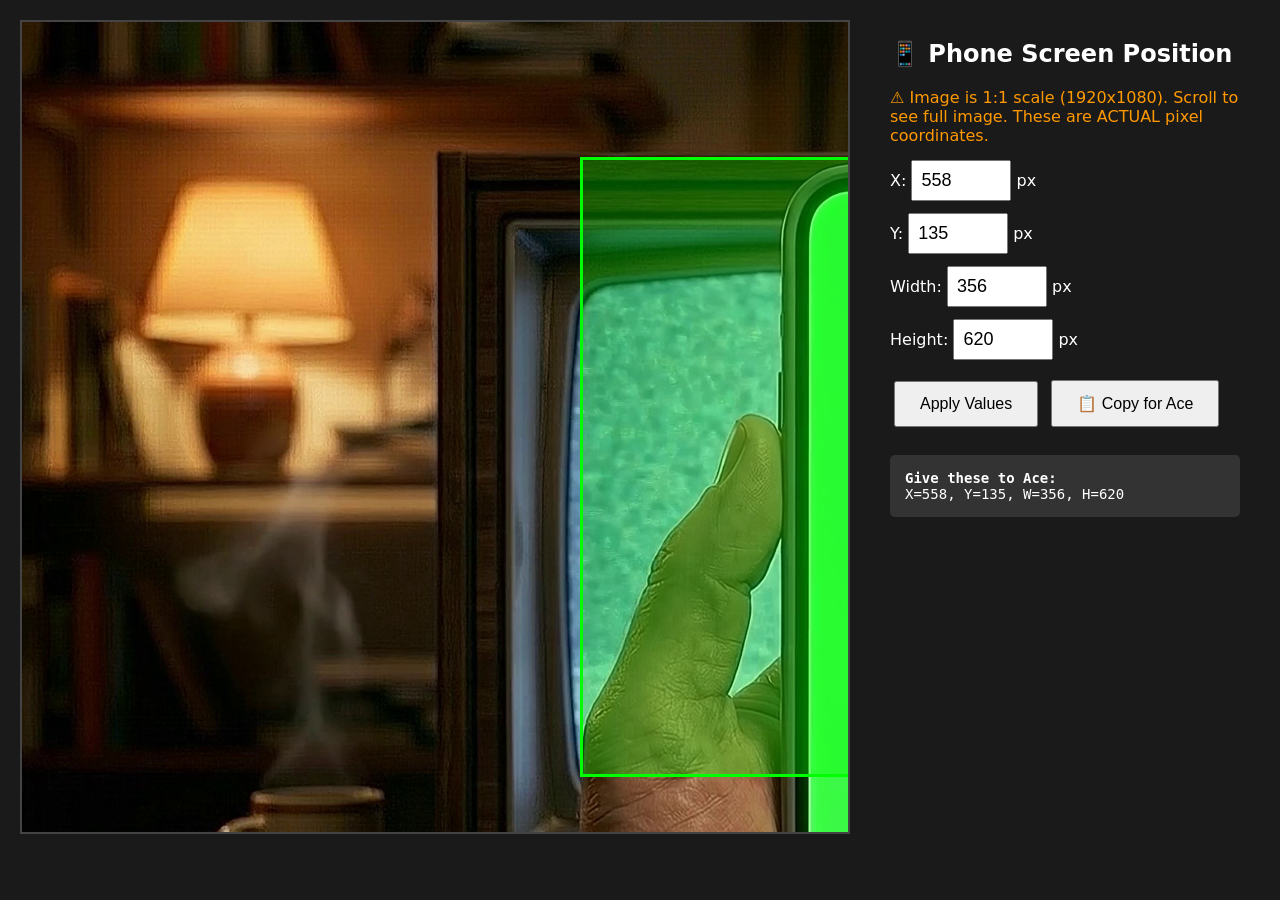
<file: phone-animation/position-tool.html>
<!DOCTYPE html>
<html>
<head>
  <title>Phone Screen Position Tool (1:1 Scale)</title>
  <style>
    body { margin: 0; background: #1a1a1a; color: white; font-family: system-ui; }
    .container { display: flex; gap: 20px; padding: 20px; }
    .preview { position: relative; overflow: auto; max-height: 90vh; border: 2px solid #444; }
    .preview img { display: block; /* NO scaling - actual pixels */ }
    .overlay {
      position: absolute;
      border: 3px solid #00ff00;
      background: rgba(0, 255, 0, 0.3);
      cursor: move;
      box-sizing: border-box;
    }
    .resize-handle {
      position: absolute;
      width: 16px;
      height: 16px;
      background: #ff0;
      bottom: -8px;
      right: -8px;
      cursor: se-resize;
    }
    .controls { padding: 20px; min-width: 350px; position: sticky; top: 20px; }
    .controls h2 { margin-top: 0; }
    input[type="number"] { width: 80px; padding: 8px; font-size: 18px; }
    label { display: block; margin: 12px 0; font-size: 16px; }
    button { padding: 12px 24px; font-size: 16px; margin: 8px 4px; cursor: pointer; }
    .ffmpeg-cmd { 
      background: #333; 
      padding: 15px; 
      margin-top: 20px; 
      border-radius: 5px;
      font-family: monospace;
      font-size: 14px;
    }
    .note { color: #f90; margin-bottom: 15px; }
  </style>
</head>
<body>
  <div class="container">
    <div class="preview" id="preview">
      <img id="bg" src="hand-frame150.png" alt="Phone frame (1920x1080)">
      <div id="overlay" class="overlay">
        <div class="resize-handle" id="resize"></div>
      </div>
    </div>
    <div class="controls">
      <h2>📱 Phone Screen Position</h2>
      <p class="note">⚠️ Image is 1:1 scale (1920x1080). Scroll to see full image. These are ACTUAL pixel coordinates.</p>
      
      <label>X: <input type="number" id="inputX" value="558"> px</label>
      <label>Y: <input type="number" id="inputY" value="135"> px</label>
      <label>Width: <input type="number" id="inputW" value="356"> px</label>
      <label>Height: <input type="number" id="inputH" value="620"> px</label>
      
      <button onclick="updateFromInputs()">Apply Values</button>
      <button onclick="copyCmd()">📋 Copy for Ace</button>
      
      <div class="ffmpeg-cmd" id="cmd">
        <strong>Give these to Ace:</strong><br>
        X=<span id="cmdX">558</span>, Y=<span id="cmdY">135</span>, W=<span id="cmdW">356</span>, H=<span id="cmdH">620</span>
      </div>
    </div>
  </div>

  <script>
    const overlay = document.getElementById('overlay');
    const resize = document.getElementById('resize');
    const preview = document.getElementById('preview');
    
    let x = 558, y = 135, w = 356, h = 620;
    let isDragging = false, isResizing = false;
    let startX, startY, startLeft, startTop, startW, startH;
    
    function updateOverlay() {
      overlay.style.left = x + 'px';
      overlay.style.top = y + 'px';
      overlay.style.width = w + 'px';
      overlay.style.height = h + 'px';
      
      document.getElementById('inputX').value = Math.round(x);
      document.getElementById('inputY').value = Math.round(y);
      document.getElementById('inputW').value = Math.round(w);
      document.getElementById('inputH').value = Math.round(h);
      document.getElementById('cmdX').textContent = Math.round(x);
      document.getElementById('cmdY').textContent = Math.round(y);
      document.getElementById('cmdW').textContent = Math.round(w);
      document.getElementById('cmdH').textContent = Math.round(h);
    }
    
    function updateFromInputs() {
      x = parseInt(document.getElementById('inputX').value);
      y = parseInt(document.getElementById('inputY').value);
      w = parseInt(document.getElementById('inputW').value);
      h = parseInt(document.getElementById('inputH').value);
      updateOverlay();
    }
    
    overlay.addEventListener('mousedown', (e) => {
      if (e.target === resize) return;
      isDragging = true;
      startX = e.clientX;
      startY = e.clientY;
      startLeft = x;
      startTop = y;
      e.preventDefault();
    });
    
    resize.addEventListener('mousedown', (e) => {
      isResizing = true;
      startX = e.clientX;
      startY = e.clientY;
      startW = w;
      startH = h;
      e.preventDefault();
      e.stopPropagation();
    });
    
    document.addEventListener('mousemove', (e) => {
      if (isDragging) {
        x = startLeft + (e.clientX - startX);
        y = startTop + (e.clientY - startY);
        updateOverlay();
      }
      if (isResizing) {
        w = Math.max(50, startW + (e.clientX - startX));
        h = Math.max(50, startH + (e.clientY - startY));
        updateOverlay();
      }
    });
    
    document.addEventListener('mouseup', () => {
      isDragging = false;
      isResizing = false;
    });
    
    function copyCmd() {
      const cmd = `X=${Math.round(x)}, Y=${Math.round(y)}, W=${Math.round(w)}, H=${Math.round(h)}`;
      navigator.clipboard.writeText(cmd);
      alert('Copied: ' + cmd);
    }
    
    updateOverlay();
  </script>
</body>
</html>
</file>
